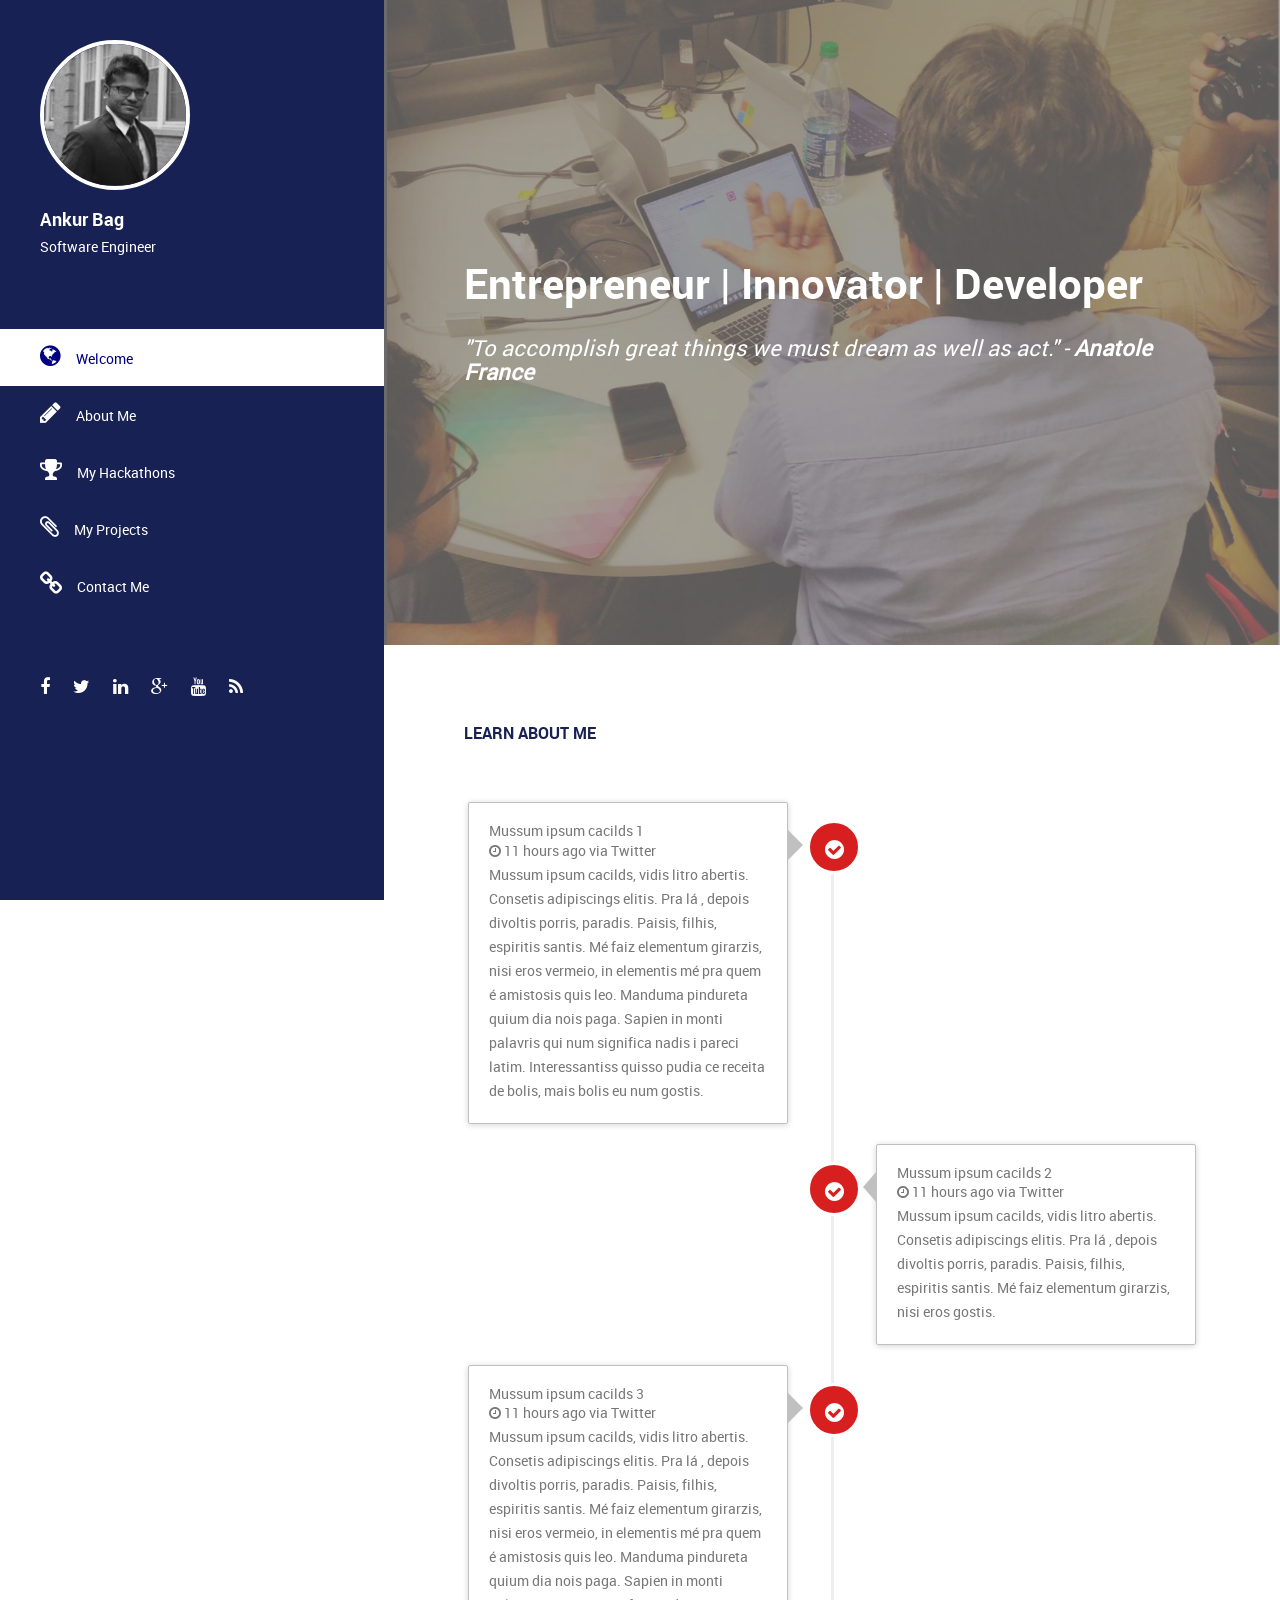
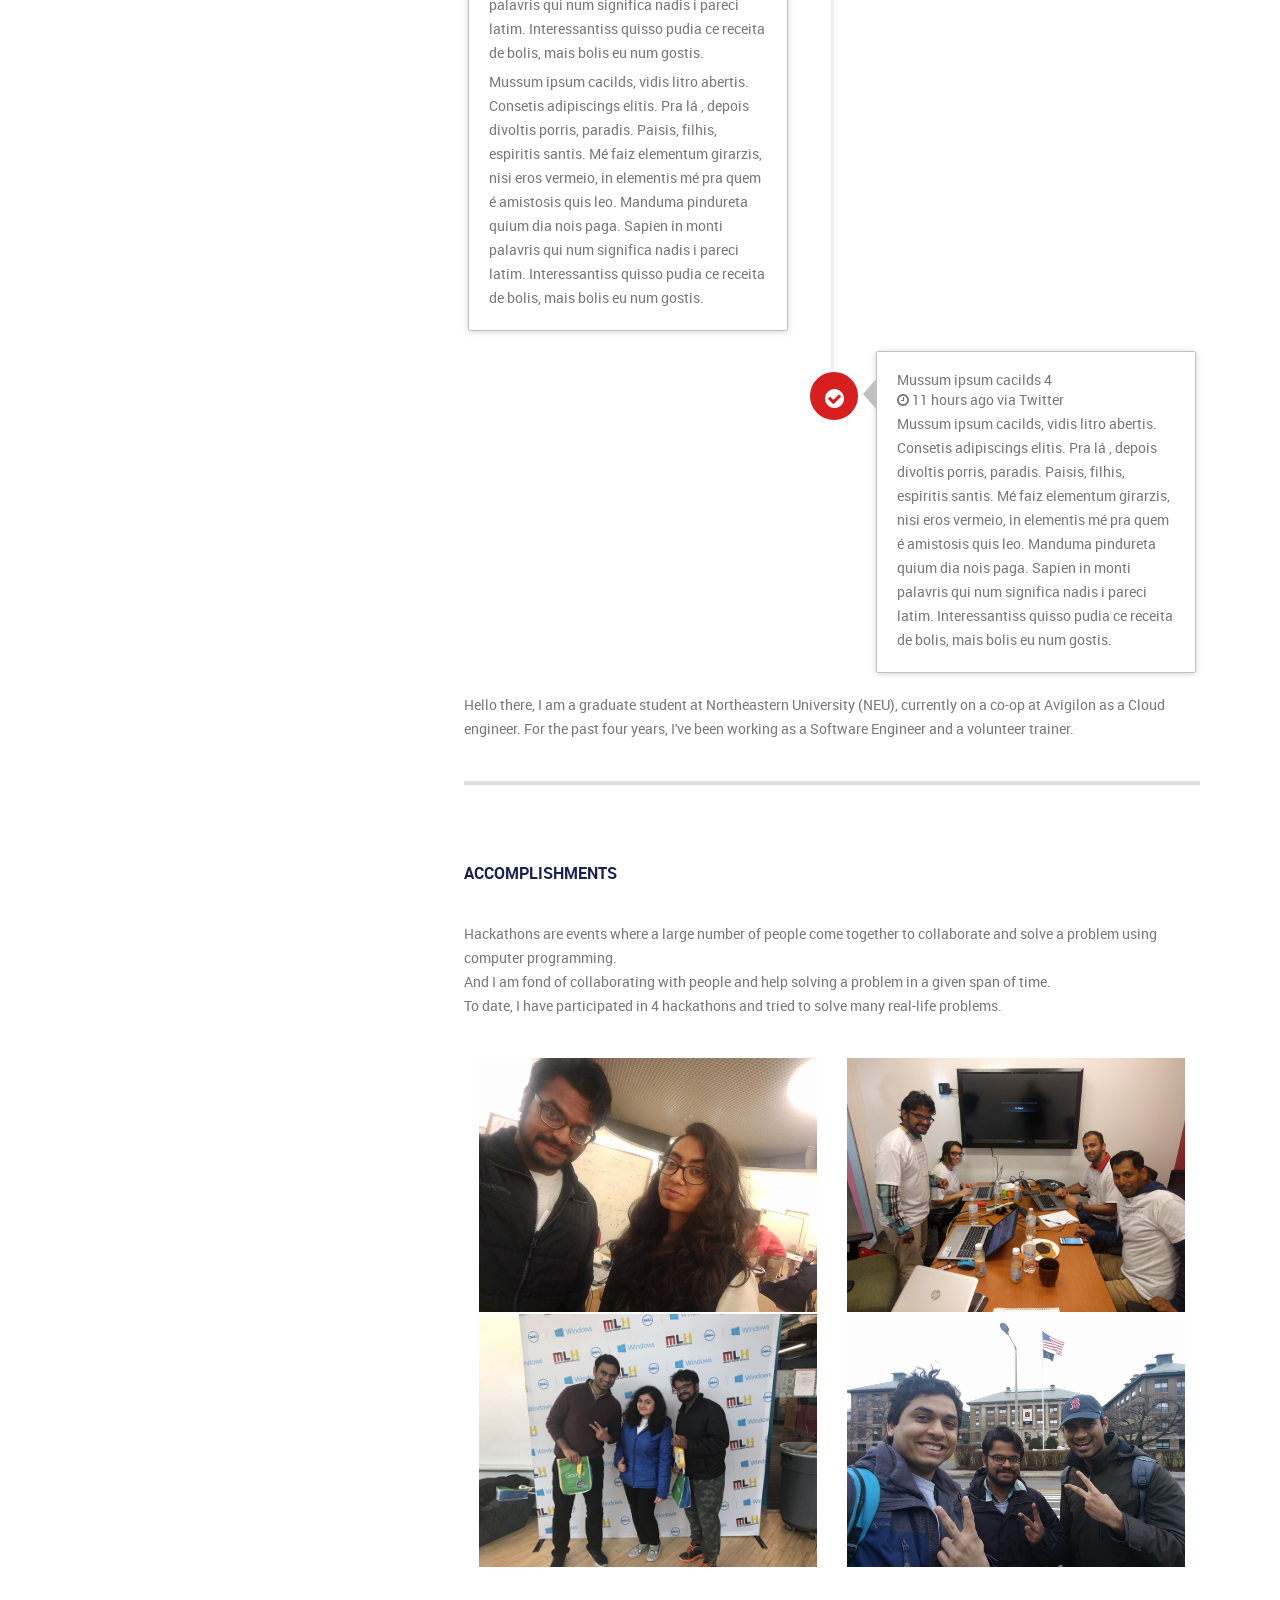
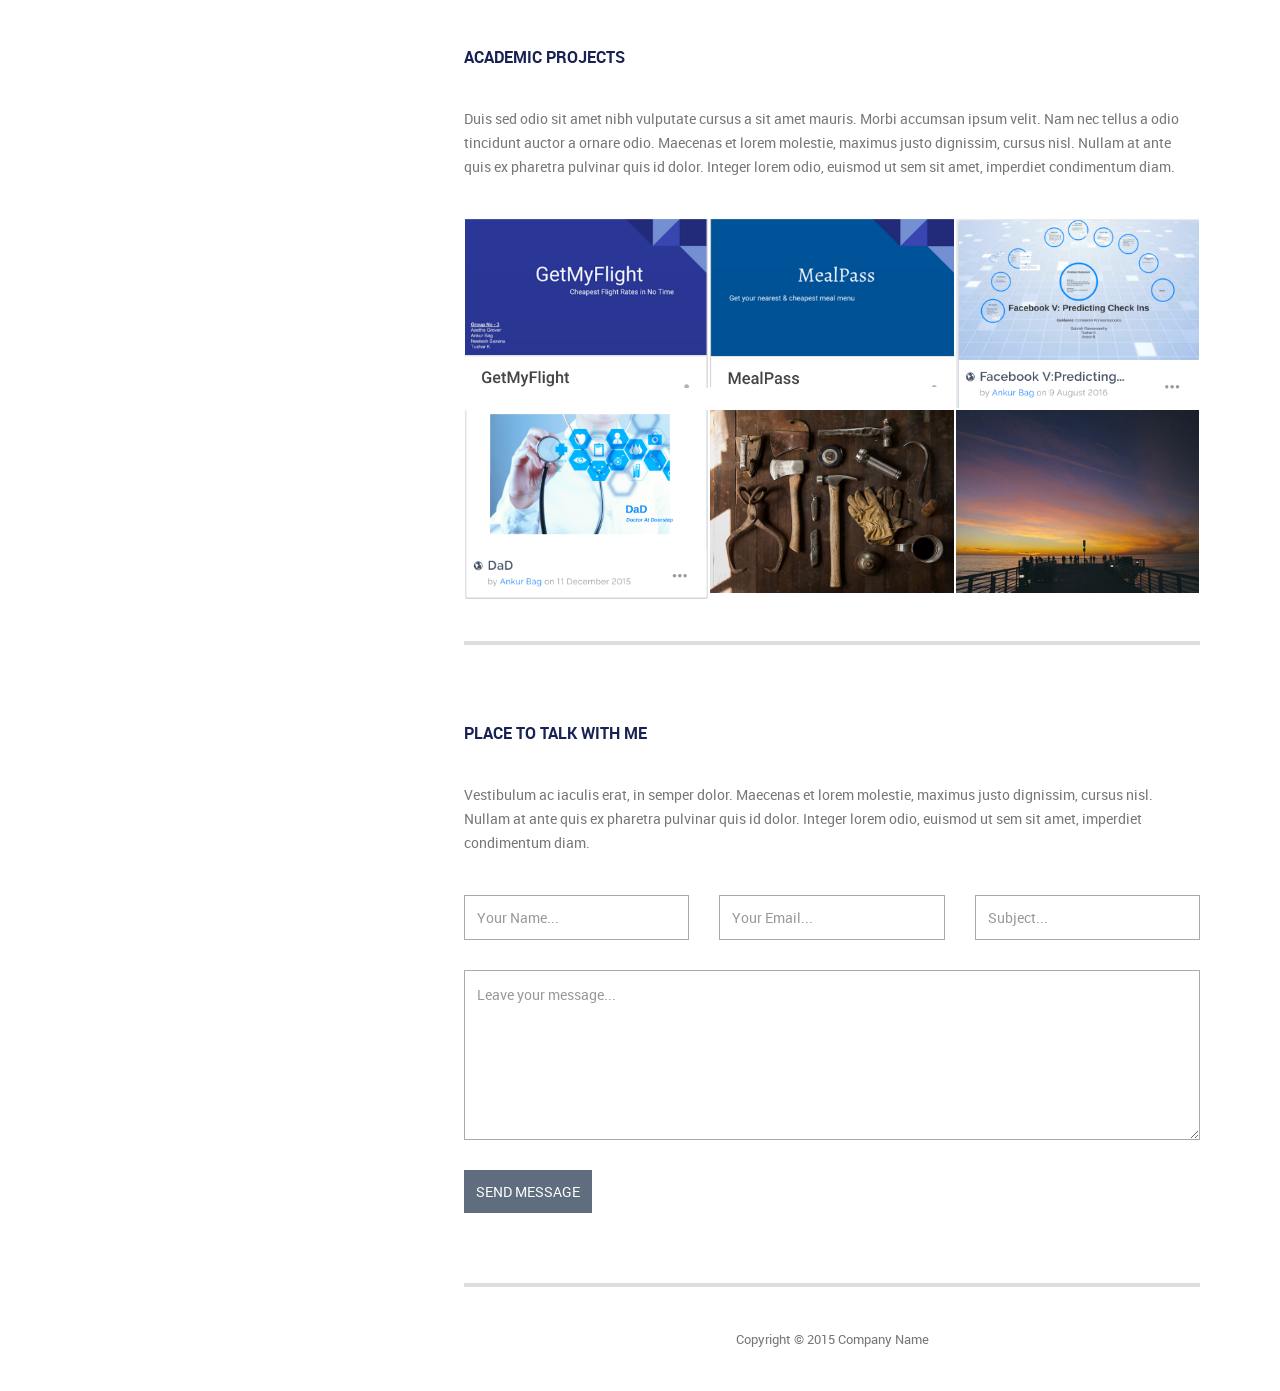
<file: index.html>
<!DOCTYPE html>
<!--[if lt IE 7]>      <html class="no-js lt-ie9 lt-ie8 lt-ie7"> <![endif]-->
<!--[if IE 7]>         <html class="no-js lt-ie9 lt-ie8"> <![endif]-->
<!--[if IE 8]>         <html class="no-js lt-ie9"> <![endif]-->
<!--[if gt IE 8]><!--> <html class="no-js"> <!--<![endif]-->
    <head>
        <meta charset="utf-8">
        <meta http-equiv="X-UA-Compatible" content="IE=edge">
        <title>Ankur Bag</title>
        <meta name="description" content="">
        <!--
    	Volton Template
    	http://www.templatemo.com/tm-441-volton
        -->
        <meta name="viewport" content="width=device-width, initial-scale=1">

        <link rel="stylesheet" href="css/normalize.css">
        <link rel="stylesheet" href="css/font-awesome.css">
        <link rel="stylesheet" href="css/bootstrap.min.css">
        <link rel="stylesheet" href="css/templatemo-style.css">
        <script src="js/vendor/modernizr-2.6.2.min.js"></script>
    </head>
    <body>
        <!--[if lt IE 7]>
            <p class="browsehappy">You are using an <strong>outdated</strong> browser. Please <a href="http://browsehappy.com/">upgrade your browser</a> to improve your experience.</p>
        <![endif]-->

        <div class="responsive-header visible-xs visible-sm">
            <div class="container">
                <div class="row">
                    <div class="col-md-12">
                        <div class="top-section">
                            <div class="profile-image">
                                <img src="img/avatar.JPG" alt="Ankur">
                            </div>
                            <div class="profile-content">
                                <h3 class="profile-title">Ankur Bag</h3>
                                <p class="profile-description">Software Engg</p>
                            </div>
                        </div>
                    </div>
                </div>
                <a href="#" class="toggle-menu"><i class="fa fa-bars"></i></a>
                <div class="main-navigation responsive-menu">
                    <ul class="navigation">
                        <li><a href="#top"><i class="fa fa-home"></i>Home</a></li>
                        <li><a href="#about"><i class="fa fa-user"></i>About Me</a></li>
                        <li><a href="#hackathons"><i class="fa fa-trophy"></i>My Hackathons</a></li>
                        <li><a href="#projects"><i class="fa fa-newspaper-o"></i>My Projects</a></li>
                        <li><a href="#contact"><i class="fa fa-envelope"></i>Contact Me</a></li>
                    </ul>
                </div>
            </div>
        </div>

        <!-- SIDEBAR -->
        <div class="sidebar-menu hidden-xs hidden-sm">
            <div class="top-section">
                <div class="profile-image">
                    <img src="img/avatar.JPG" alt="Ankur Bag">
                </div>
                <h3 class="profile-title">Ankur Bag</h3>
                <p class="profile-description">Software Engineer</p>
            </div> <!-- top-section -->
            <div class="main-navigation">
                <ul class="navigation">
                    <li><a href="#top"><i class="fa fa-globe"></i>Welcome</a></li>
                    <li><a href="#about"><i class="fa fa-pencil"></i>About Me</a></li>
                    <li><a href="#hackathons"><i class="fa fa-trophy"></i>My Hackathons</a></li>
                    <li><a href="#projects"><i class="fa fa-paperclip"></i>My Projects</a></li>
                    <li><a href="#contact"><i class="fa fa-link"></i>Contact Me</a></li>
                </ul>
            </div> <!-- .main-navigation -->
            <div class="social-icons">
                <ul>
                    <li><a href="#"><i class="fa fa-facebook"></i></a></li>
                    <li><a href="#"><i class="fa fa-twitter"></i></a></li>
                    <li><a href="#"><i class="fa fa-linkedin"></i></a></li>
                    <li><a href="#"><i class="fa fa-google-plus"></i></a></li>
                    <li><a href="#"><i class="fa fa-youtube"></i></a></li>
                    <li><a href="#"><i class="fa fa-rss"></i></a></li>
                </ul>
            </div> <!-- .social-icons -->
        </div> <!-- .sidebar-menu -->


        <div class="banner-bg" id="top">
            <div class="banner-overlay"></div>
            <div class="welcome-text">
                <h2>Entrepreneur | Innovator | Developer</h2>
                <h5>
                  <em>"To accomplish great things we must dream as well as act." - <strong>Anatole France</strong></em>
                </h5>
            </div>
        </div>

        <!-- MAIN CONTENT -->
        <div class="main-content">
            <div class="fluid-container">

                <div class="content-wrapper">

                    <!-- ABOUT -->
                    <div class="page-section" id="about">
                    <div class="row">
                        <div class="col-md-12">
                            <h4 class="widget-title">Learn About Me</h4>

                                <!--
<div class="about-image">
                                <img src="img/8.jpg" alt="about me">
</div>
                              -->
                                <!--Time Line -->
                              <div class="row">
                          				<div class="col-md-12">
                          					<ul class="timeline">
                          						<li class="timeline-item">
                          							<div class="timeline-badge"><i class="fa fa-check-circle"></i></div>
                          							<div class="timeline-panel">
                          								<div class="timeline-heading">
                          									<h4 class="timeline-title">Mussum ipsum cacilds 1</h4>
                          									<p><small class="text-muted"><i class="fa fa-clock-o"></i> 11 hours ago via Twitter</small></p>
                          								</div>
                          								<div class="timeline-body">
                          									<p>Mussum ipsum cacilds, vidis litro abertis. Consetis adipiscings elitis. Pra lá , depois divoltis porris, paradis. Paisis, filhis, espiritis santis. Mé faiz elementum girarzis, nisi eros vermeio, in elementis mé pra quem é amistosis quis leo. Manduma pindureta quium dia nois paga. Sapien in monti palavris qui num significa nadis i pareci latim. Interessantiss quisso pudia ce receita de bolis, mais bolis eu num gostis.</p>
                          								</div>
                          							</div>
                          						</li>
                          						<li class="timeline-item">
                          							<div class="timeline-badge"><i class="fa fa-check-circle"></i></div>
                          							<div class="timeline-panel">
                          								<div class="timeline-heading">
                          									<h4 class="timeline-title">Mussum ipsum cacilds 2</h4>
                          									<p><small class="text-muted"><i class="fa fa-clock-o"></i> 11 hours ago via Twitter</small></p>
                          								</div>
                          								<div class="timeline-body">
                          									<p>Mussum ipsum cacilds, vidis litro abertis. Consetis adipiscings elitis. Pra lá , depois divoltis porris, paradis. Paisis, filhis, espiritis santis. Mé faiz elementum girarzis, nisi eros gostis.</p>
                          								</div>
                          							</div>
                          						</li>
                          						<li class="timeline-item">
                          							<div class="timeline-badge"><i class="fa fa-check-circle"></i></div>
                          							<div class="timeline-panel">
                          								<div class="timeline-heading">
                          									<h4 class="timeline-title">Mussum ipsum cacilds 3</h4>
                          									<p><small class="text-muted"><i class="fa fa-clock-o"></i> 11 hours ago via Twitter</small></p>
                          								</div>
                          								<div class="timeline-body">
                          									<p>Mussum ipsum cacilds, vidis litro abertis. Consetis adipiscings elitis. Pra lá , depois divoltis porris, paradis. Paisis, filhis, espiritis santis. Mé faiz elementum girarzis, nisi eros vermeio, in elementis mé pra quem é amistosis quis leo. Manduma pindureta quium dia nois paga. Sapien in monti palavris qui num significa nadis i pareci latim. Interessantiss quisso pudia ce receita de bolis, mais bolis eu num gostis.</p>
                          									<p>Mussum ipsum cacilds, vidis litro abertis. Consetis adipiscings elitis. Pra lá , depois divoltis porris, paradis. Paisis, filhis, espiritis santis. Mé faiz elementum girarzis, nisi eros vermeio, in elementis mé pra quem é amistosis quis leo. Manduma pindureta quium dia nois paga. Sapien in monti palavris qui num significa nadis i pareci latim. Interessantiss quisso pudia ce receita de bolis, mais bolis eu num gostis.</p>

                          								</div>
                          							</div>
                          						</li>
                          						<li class="timeline-item">
                          							<div class="timeline-badge"><i class="fa fa-check-circle"></i></div>
                          							<div class="timeline-panel">
                          								<div class="timeline-heading">
                          									<h4 class="timeline-title">Mussum ipsum cacilds 4</h4>
                          									<p><small class="text-muted"><i class="fa fa-clock-o"></i> 11 hours ago via Twitter</small></p>
                          								</div>
                          								<div class="timeline-body">
                          									<p>Mussum ipsum cacilds, vidis litro abertis. Consetis adipiscings elitis. Pra lá , depois divoltis porris, paradis. Paisis, filhis, espiritis santis. Mé faiz elementum girarzis, nisi eros vermeio, in elementis mé pra quem é amistosis quis leo. Manduma pindureta quium dia nois paga. Sapien in monti palavris qui num significa nadis i pareci latim. Interessantiss quisso pudia ce receita de bolis, mais bolis eu num gostis.</p>
                          								</div>
                          							</div>
                          						</li>
                          					</ul>
                          				</div>
                          			</div>

                                <!--Timeline End -->

                            <p>Hello there, I am a graduate student at Northeastern University (NEU), currently on a co-op at Avigilon as a Cloud engineer. For the past four years, I've been working as a Software Engineer and a volunteer trainer.</p>
                            <hr>
                        </div>
                    </div> <!-- #about -->
                    </div>

                    <!-- HACKATHONS -->
                    <div class="page-section" id="hackathons">
                    <div class="row">
                        <div class="col-md-12">
                            <h4 class="widget-title">ACCOMPLISHMENTS</h4>
                            <p>Hackathons are events where a large number of people come together to collaborate and solve a problem using computer programming.</p>
                            <p>And I am fond of collaborating with people and help solving a problem in a given span of time.</p>
                            <p>To date, I have participated in 4 hackathons and tried to solve many real-life problems.</p>
                        </div>
                    </div>
                    <div class="row projects-holder">
                        <div class="col-md-6 col-sm-6">
                            <div class="project-item">
                                <img src="img/google-hackathon.jpg" alt="">
                                <div class="project-hover">
                                    <div class="inside">
                                        <h5><a href="https://github.com/HackingForGood/refugee-network">Hack for Good, Havard Business School</a></h5>
                                        <p>Developed a Mobile-first web app for the refugee network in France. Was an event to promote Firebase.</p>
                                    </div>
                                </div>
                            </div>
                        </div>
                        <div class="col-md-6 col-sm-6">
                            <div class="project-item">
                                <img src="img/health-hackathon.jpg" alt="">
                                <div class="project-hover">
                                    <div class="inside">
                                        <h5><a href="https://devpost.com/software/therapydognetwork">Tech For Inclusive Health, MassChallenge Boston</a></h5>
                                        <p>Was ranked Top 3 for innovative idea of using 'Therapy Dogs' for emotional upliftment of senior citizens.</p>
                                    </div>
                                </div>
                            </div>
                        </div>
                        <div class="col-md-6 col-sm-6">
                            <div class="project-item">
                                <img src="img/refugee-hackathon.jpg" alt="">
                                <div class="project-hover">
                                    <div class="inside">
                                        <h5><a href="https://devpost.com/software/simple-guide-for-refugees">International Development Hackathon 2017,Tuffts University</a></h5>
                                        <p>Won 2 awrds 'Best Newcomers Award' and 'Best Use of AWS' proposing a simple solution for Refugee-employement.</p>
                                    </div>
                                </div>
                            </div>
                        </div>
                        <div class="col-md-6 col-sm-6">
                            <div class="project-item">
                                <img src="img/WIT-hackathon.jpg" alt="">
                                <div class="project-hover">
                                    <div class="inside">
                                        <h5><a href="https://devpost.com/software/travellophilia">HACKWIT US at WIT, Boston</a></h5>
                                        <p>Best Mobile – First Web App at ‘HackWITUs’</p>
                                    </div>
                                </div>
                            </div>
                        </div>
                      </div> <!-- .projects-holder -->

                    <!-- PROJECTS -->
                    <div class="page-section" id="projects">
                    <div class="row">
                        <div class="col-md-12">
                            <h4 class="widget-title">ACADEMIC PROJECTS</h4>
                            <p>Duis sed odio sit amet nibh vulputate cursus a sit amet mauris. Morbi accumsan ipsum velit. Nam nec tellus a odio tincidunt auctor a ornare odio. Maecenas et lorem molestie, maximus justo dignissim, cursus nisl. Nullam at ante quis ex pharetra pulvinar quis id dolor. Integer lorem odio, euismod ut sem sit amet, imperdiet condimentum diam.</p>
                        </div>
                    </div>
                    <div class="row projects-holder">
                        <div class="col-md-4 col-sm-6">
                            <div class="project-item">
                                <img src="img/get-my-flight.png" alt="">
                                <div class="project-hover">
                                    <div class="inside">
                                        <h5><a href="#">Get-My-Flight</a></h5>
                                        <p>Lorem ipsum dolor sit amet, consectetur adipiscing elit. Aliquam cursus</p>
                                    </div>
                                </div>
                            </div>
                        </div>
                        <div class="col-md-4 col-sm-6">
                            <div class="project-item">
                                <img src="img/meal-pass.png" alt="">
                                <div class="project-hover">
                                    <div class="inside">
                                        <h5><a href="#">Meal-Pass</a></h5>
                                        <p>Lorem ipsum dolor sit amet, consectetur adipiscing elit. Aliquam cursus</p>
                                    </div>
                                </div>
                            </div>
                        </div>
                        <div class="col-md-4 col-sm-6">
                            <div class="project-item">
                                <img src="img/big-data.png" alt="">
                                <div class="project-hover">
                                    <div class="inside">
                                        <h5><a href="#">Facebook-Checkin-Prediction</a></h5>
                                        <p>Lorem ipsum dolor sit amet, consectetur adipiscing elit. Aliquam cursus.</p>
                                    </div>
                                </div>
                            </div>
                        </div>
                        <div class="col-md-4 col-sm-6">
                            <div class="project-item">
                                <img src="img/dad.png" alt="">
                                <div class="project-hover">
                                    <div class="inside">
                                        <h5><a href="#">Doctor-At-Doorstep</a></h5>
                                        <p>Quisque mattis sit amet dolor eu scelerisque. Vivamus bibendum massa et nisl tempus commodo.</p>
                                    </div>
                                </div>
                            </div>
                        </div>
                        <div class="col-md-4 col-sm-6">
                            <div class="project-item">
                                <img src="img/5.jpg" alt="">
                                <div class="project-hover">
                                    <div class="inside">
                                        <h5><a href="#">Pellentesque porta ligula</a></h5>
                                        <p>Quisque mattis sit amet dolor eu scelerisque. Vivamus bibendum massa et nisl tempus commodo.</p>
                                    </div>
                                </div>
                            </div>
                        </div>
                        <div class="col-md-4 col-sm-6">
                            <div class="project-item">
                                <img src="img/6.jpg" alt="">
                                <div class="project-hover">
                                    <div class="inside">
                                        <h5><a href="#">Pellentesque porta ligula</a></h5>
                                        <p>Quisque mattis sit amet dolor eu scelerisque. Vivamus bibendum massa et nisl tempus commodo.</p>
                                    </div>
                                </div>
                            </div>
                        </div>
                    </div> <!-- .projects-holder -->
                    </div>
                    <hr>

                    <!-- CONTACT -->
                    <div class="page-section" id="contact">
                    <div class="row">
                        <div class="col-md-12">
                            <h4 class="widget-title">PLACE TO TALK WITH ME</h4>
                            <p>Vestibulum ac iaculis erat, in semper dolor. Maecenas et lorem molestie, maximus justo dignissim, cursus nisl. Nullam at ante quis ex pharetra pulvinar quis id dolor. Integer lorem odio, euismod ut sem sit amet, imperdiet condimentum diam.</p>
                        </div>
                    </div>
                    <div class="row">
                        <form action="#" method="post" class="contact-form">
                            <fieldset class="col-md-4 col-sm-6">
                                <input type="text" id="your-name" placeholder="Your Name...">
                            </fieldset>
                            <fieldset class="col-md-4 col-sm-6">
                                <input type="email" id="email" placeholder="Your Email...">
                            </fieldset>
                            <fieldset class="col-md-4 col-sm-12">
                                <input type="text" id="your-subject" placeholder="Subject...">
                            </fieldset>
                            <fieldset class="col-md-12 col-sm-12">
                                <textarea name="message" id="message" cols="30" rows="6" placeholder="Leave your message..."></textarea>
                            </fieldset>
                            <fieldset class="col-md-12 col-sm-12">
                                <input type="submit" class="button big default" value="Send Message">
                            </fieldset>
                        </form>
                    </div> <!-- .contact-form -->
                    </div>
                    <hr>

                    <div class="row" id="footer">
                        <div class="col-md-12 text-center">
                            <p class="copyright-text">Copyright &copy; 2015 Company Name</p>
                        </div>
                    </div>

                </div>

            </div>
        </div>

        <script src="js/vendor/jquery-1.10.2.min.js"></script>
        <script src="js/min/plugins.min.js"></script>
        <script src="js/min/main.min.js"></script>

    </body>
</html>
</file>
<file: css/templatemo-style.css>
/*

Volton Template

http://www.templatemo.com/tm-441-volton

*/

@font-face {
  font-family: 'robotolight';
  src: url("../fonts/Roboto-Light-webfont.eot");
  src: url("../fonts/Roboto-Light-webfont.eot?#iefix") format("embedded-opentype"), url("../fonts/Roboto-Light-webfont.woff") format("woff"), url("../fonts/Roboto-Light-webfont.ttf") format("truetype"), url("../fonts/Roboto-Light-webfont.svg#robotolight") format("svg");
  font-weight: normal;
  font-style: normal;
}
@font-face {
  font-family: 'robotoregular';
  src: url("../fonts/Roboto-Regular-webfont.eot");
  src: url("../fonts/Roboto-Regular-webfont.eot?#iefix") format("embedded-opentype"), url("../fonts/Roboto-Regular-webfont.woff") format("woff"), url("../fonts/Roboto-Regular-webfont.ttf") format("truetype"), url("../fonts/Roboto-Regular-webfont.svg#robotoregular") format("svg");
  font-weight: normal;
  font-style: normal;
}
@font-face {
  font-family: 'robotobold';
  src: url("../fonts/Roboto-Bold-webfont.eot");
  src: url("../fonts/Roboto-Bold-webfont.eot?#iefix") format("embedded-opentype"), url("../fonts/Roboto-Bold-webfont.woff") format("woff"), url("../fonts/Roboto-Bold-webfont.ttf") format("truetype"), url("../fonts/Roboto-Bold-webfont.svg#robotobold") format("svg");
  font-weight: normal;
  font-style: normal;
}
/*---------------------------------------------------------
 1. Reset
-------------------------------------------------------- */
html, body, div, span, applet, object, iframe, h1, h2, h3, h4, h5, h6, p, blockquote, pre, a, abbr, acronym, address, big, cite, code, del, dfn, em, img, ins, kbd, q, s, samp, small, strike, strong, sub, sup, tt, var, b, u, i, center, dl, dt, dd, ol, ul, li, fieldset, form, label, legend, table, caption, tbody, tfoot, thead, tr, th, td, article, aside, canvas, details, embed, figure, figcaption, footer, header, hgroup, menu, nav, output, ruby, section, summary, time, mark, audio, video {
  margin: 0;
  padding: 0;
  border: 0;
  font-size: 100%;
  vertical-align: baseline;
}

.blue {
	color: #06C;
}

.green {
	color: #090;
}

main {
  display: block;
}

body {
  line-height: 1;
}

ol,
ul {
  list-style: none;
}

blockquote,
q {
  quotes: none;
}

blockquote:before,
blockquote:after {
  content: '';
  content: none;
}

table {
  border-collapse: collapse;
  border-spacing: 0;
}

html {
  font-size: 100%;
  -webkit-text-size-adjust: 100%;
  -ms-text-size-adjust: 100%;
}

a:focus {
  outline: none;
}

article,
aside,
details,
figcaption,
figure,
footer,
header,
hgroup,
nav,
section {
  display: block;
}

audio,
canvas,
video {
  display: inline-block;
  *display: inline;
  *zoom: 1;
}

audio:not([controls]) {
  display: none;
}

sub,
sup {
  line-height: 0;
  position: relative;
  vertical-align: baseline;
}

sup {
  top: -.5em;
}

sub {
  bottom: -.25em;
}

img {
  border: 0;
  -ms-interpolation-mode: bicubic;
}

button,
input,
select,
textarea {
  font-size: 100%;
  margin: 0;
  vertical-align: baseline;
  *vertical-align: middle;
}

button,
input {
  line-height: normal;
  *overflow: visible;
}

button::-moz-focus-inner,
input::-moz-focus-inner {
  border: 0;
  padding: 0;
}

button,
input[type="button"],
input[type="reset"],
input[type="submit"] {
  cursor: pointer;
  -webkit-appearance: button;
}

input[type="search"] {
  -webkit-appearance: textfield;
}

input[type="search"]:-webkit-search-decoration {
  -webkit-appearance: none;
}

textarea {
  overflow: auto;
  vertical-align: top;
}

/*---------------------------------------------------------
 2. Basic Style
-------------------------------------------------------- */
body {
  font-size: 14px;
  line-height: 24px;
  color: #777777;
  font-family: 'robotoregular';
  overflow-x: hidden;
}

a {
  color: #006699;
  -webkit-transition: all 150ms ease-in-out;
  -moz-transition: all 150ms ease-in-out;
  -ms-transition: all 150ms ease-in-out;
  -o-transition: all 150ms ease-in-out;
  transition: all 150ms ease-in-out;
  text-decoration: none !important;
}
a:hover {
  color: #555555;
}

h1, h2, h3, h4, h5 {
  color: #182153;
}

::-webkit-input-placeholder {
  color: #999999;
}

:-moz-placeholder {
  /* Firefox 18- */
  color: #999999;
}

::-moz-placeholder {
  /* Firefox 19+ */
  color: #999999;
}

:-ms-input-placeholder {
  color: #999999;
}

.main-content,
.banner-bg {
  float: right;
  width: 77%;
}
@media screen and (max-width: 1290px) {
  .main-content,
  .banner-bg {
    width: 70%;
  }
}
@media screen and (max-width: 992px) {
  .main-content,
  .banner-bg {
    width: 100%;
  }
}

.content-wrapper {
  padding: 0 80px;
}
@media screen and (max-width: 992px) {
  .content-wrapper {
    padding: 0 30px;
  }
}

h4.widget-title {
  font-size: 16px;
  font-family: 'robotobold';
  text-transform: uppercase;
  margin-bottom: 40px;
}

hr {
  position: relative;
  outline: 0;
  border: 0;
  width: 100%;
  height: 4px;
  background: #dddddd;
  margin-top: 40px;
  margin-bottom: 0;
}

.page-section {
  padding-top: 80px;
}

/*---------------------------------------------------------
 3. Header
-------------------------------------------------------- */
.sidebar-menu {
  float: left;
  width: 23%;
  height: 100%;
  position: fixed;
  background-color: #182153;
  color: white;
  overflow-y: hidden;
}
@media screen and (max-width: 1290px) {
  .sidebar-menu {
    overflow-y: scroll;
    width: 30%;
  }
}

.top-section {
  padding: 40px;
}

.profile-image {
  width: 150px;
  height: 150px;
  border: 4px solid white;
  -webkit-border-radius: 75px;
  border-radius: 75px;
  overflow: hidden;
  margin-bottom: 20px;
}
.profile-image img {
  width: 100%;
}

h3.profile-title {
  margin-bottom: 5px;
  color: white;
  font-size: 18px;
  font-family: 'robotobold';
}

.main-navigation {
  margin: 30px 0;
}
.main-navigation li {
  display: block;
}
.main-navigation li a {
  padding: 15px 40px;
  display: block;
  color: white;
  font-size: 14px;
}
.main-navigation li a i {
  margin-right: 15px;
  font-size: 24px;
}
.main-navigation li a:hover {
  background: #5b6878;
}
.main-navigation li a.active {
  background: white;
  color: navy;
}
.main-navigation li a.active:hover {
  background: white;
  color: navy;
}

.social-icons {
  display: block;
  padding: 30px 40px;
}
.social-icons li {
  display: inline-block;
  margin-right: 20px;
}
.social-icons a {
  font-size: 18px;
  color: white;
}
.social-icons a:hover {
  color: #282e35;
}

.responsive-header {
  background: #5f6d7e;
  text-align: center;
}
@media screen and (max-width: 992px) {
  .responsive-header .main-navigation {
    margin-top: 10px;
    display: none;
  }
}
@media screen and (max-width: 992px) {
  .responsive-header p {
    color: white;
  }
}
@media screen and (max-width: 992px) {
  .responsive-header .profile-image {
    float: left;
    width: 100px;
    height: 100px;
    -webkit-border-radius: 50px;
    border-radius: 50px;
    overflow: hidden;
    margin-right: 30px;
  }
  .responsive-header .profile-content {
    text-align: left;
    margin-top: 30px;
    overflow: hidden;
  }
}

@media screen and (max-width: 992px) {
  .top-section {
    padding-bottom: 0;
  }
}

@media screen and (max-width: 992px) {
  .main-navigation a {
    padding: 10px;
  }
  .main-navigation a.active {
    background: #5f6d7e !important;
  }
  .main-navigation a:hover {
    background: #5f6d7e !important;
  }
}

.toggle-menu {
  width: 100%;
  display: block;
  padding: 20px;
  margin-top: 30px;
  background: #6cc0f7;
  color: white;
  font-size: 18px;
}
.toggle-menu:hover {
  color: white;
}

/*---------------------------------------------------------
 4. Main Content
-------------------------------------------------------- */
/*------ banner ------ */
.banner-bg {
  padding: 260px 80px;
  position: relative;
  background: url("../img/bg.png");
  background-repeat: no-repeat;
  background-position: center;
  background-size: cover;
  z-index: 2;
}

.banner-overlay {
  position: absolute;
  width: 100%;
  height: 100%;
  background: rgba(126, 126, 126, 0.7);
  top: 0;
  left: 0;
  z-index: 3;
}

.welcome-text {
  position: relative;
  z-index: 4;
}
.welcome-text h2 {
  font-size: 42px;
  font-family: 'robotobold';
  color: white;
  margin-bottom: 30px;
}
.welcome-text h5 {
  font-size: 22px;
  color: white;
}

/*------ about us ------ */
.about-image {
  overflow: hidden;
  border: 4px solid #dddddd;
  margin-bottom: 40px;
}
.about-image img {
  width: 100%;
  display: block;
}

/*------ projects ------ */
.projects-holder {
  margin-right: 0;
  margin-left: 0;
  margin-top: 40px;
}
.projects-holder .col-md-4,
.projects-holder .col-md-4 {
  padding-right: 1px;
  padding-left: 1px;
}

.project-item {
  width: 100%;
  margin-bottom: 2px;
  overflow: hidden;
  position: relative;
}
.project-item img {
  width: 100%;
  display: block;
}
.project-item:hover .project-hover {
  top: 0;
  opacity: 1;
  visibility: visible;
}

.project-hover {
  position: absolute;
  width: 100%;
  height: 100%;
  top: 40px;
  left: 0;
  background: rgba(0, 0, 0, 0.9);
  opacity: 0;
  visibility: 0;
  -webkit-transition: all 200ms linear;
  -moz-transition: all 200ms linear;
  -ms-transition: all 200ms linear;
  -o-transition: all 200ms linear;
  transition: all 200ms linear;
}
.project-hover .inside {
  position: absolute;
  width: 100%;
  left: 0;
  bottom: 0;
  padding: 30px;
}
.project-hover h5 {
  font-size: 16px;
  margin-bottom: 15px;
}
.project-hover h5 a {
  color: white;
}
.project-hover p {
  color: white;
  font-size: 13px;
  line-height: 20px;
}

/*------ contact ------ */
.contact-form {
  margin-top: 40px;
}
.contact-form input, .contact-form textarea {
  width: 100%;
  outline: 0;
  border: 1px solid #aaaaaa;
  padding: 12px;
  color: #999999;
  margin-bottom: 30px;
}
.contact-form input:focus, .contact-form textarea:focus {
  outline: 0;
}
.contact-form .button {
  width: auto;
  background: #5f6d7e;
  color: white;
  text-transform: uppercase;
  border: 0;
}

/*---------------------------------------------------------
 5. Footer
-------------------------------------------------------- */
#footer p.copyright-text {
  margin: 40px 0;
  font-size: 13px;
}
#footer p.copyright-text a {
  color: #5f6d7e;
}
#footer p.copyright-text a:hover {
  color: #6cc0f7;
}

/*---------------------------------------------------------
 6. Timeline
-------------------------------------------------------- */
/* Timeline */
.timeline,
.timeline-horizontal {
  list-style: none;
  padding: 20px;
  position: relative;
}
.timeline:before {
  top: 40px;
  bottom: 0;
  position: absolute;
  content: " ";
  width: 3px;
  background-color: #eeeeee;
  left: 50%;
  margin-left: -1.5px;
}
.timeline .timeline-item {
  margin-bottom: 20px;
  position: relative;
}
.timeline .timeline-item:before,
.timeline .timeline-item:after {
  content: "";
  display: table;
}
.timeline .timeline-item:after {
  clear: both;
}
.timeline .timeline-item .timeline-badge {
  color: #fff;
  width: 54px;
  height: 54px;
  line-height: 52px;
  font-size: 22px;
  text-align: center;
  position: absolute;
  top: 18px;
  left: 50%;
  margin-left: -25px;
  background-color: #d81f1f;
  border: 3px solid #ffffff;
  z-index: 100;
  border-top-right-radius: 50%;
  border-top-left-radius: 50%;
  border-bottom-right-radius: 50%;
  border-bottom-left-radius: 50%;
}
.timeline .timeline-item .timeline-badge i,
.timeline .timeline-item .timeline-badge .fa,
.timeline .timeline-item .timeline-badge .glyphicon {
  top: 2px;
  left: 0px;
}
.timeline .timeline-item .timeline-badge.primary {
  background-color: #1f9eba;
}
.timeline .timeline-item .timeline-badge.info {
  background-color: #5bc0de;
}
.timeline .timeline-item .timeline-badge.success {
  background-color: #59ba1f;
}
.timeline .timeline-item .timeline-badge.warning {
  background-color: #d1bd10;
}
.timeline .timeline-item .timeline-badge.danger {
  background-color: #ba1f1f;
}
.timeline .timeline-item .timeline-panel {
  position: relative;
  width: 46%;
  float: left;
  right: 16px;
  border: 1px solid #c0c0c0;
  background: #ffffff;
  border-radius: 2px;
  padding: 20px;
  -webkit-box-shadow: 0 1px 6px rgba(0, 0, 0, 0.175);
  box-shadow: 0 1px 6px rgba(0, 0, 0, 0.175);
}
.timeline .timeline-item .timeline-panel:before {
  position: absolute;
  top: 26px;
  right: -16px;
  display: inline-block;
  border-top: 16px solid transparent;
  border-left: 16px solid #c0c0c0;
  border-right: 0 solid #c0c0c0;
  border-bottom: 16px solid transparent;
  content: " ";
}
.timeline .timeline-item .timeline-panel .timeline-title {
  margin-top: 0;
  color: inherit;
}
.timeline .timeline-item .timeline-panel .timeline-body > p,
.timeline .timeline-item .timeline-panel .timeline-body > ul {
  margin-bottom: 0;
}
.timeline .timeline-item .timeline-panel .timeline-body > p + p {
  margin-top: 5px;
}
.timeline .timeline-item:last-child:nth-child(even) {
  float: right;
}
.timeline .timeline-item:nth-child(even) .timeline-panel {
  float: right;
  left: 16px;
}
.timeline .timeline-item:nth-child(even) .timeline-panel:before {
  border-left-width: 0;
  border-right-width: 14px;
  left: -14px;
  right: auto;
}
.timeline-horizontal {
  list-style: none;
  position: relative;
  padding: 20px 0px 20px 0px;
  display: inline-block;
}
.timeline-horizontal:before {
  height: 3px;
  top: auto;
  bottom: 26px;
  left: 56px;
  right: 0;
  width: 100%;
  margin-bottom: 20px;
}
.timeline-horizontal .timeline-item {
  display: table-cell;
  height: 280px;
  width: 20%;
  min-width: 320px;
  float: none !important;
  padding-left: 0px;
  padding-right: 20px;
  margin: 0 auto;
  vertical-align: bottom;
}
.timeline-horizontal .timeline-item .timeline-panel {
  top: auto;
  bottom: 64px;
  display: inline-block;
  float: none !important;
  left: 0 !important;
  right: 0 !important;
  width: 100%;
  margin-bottom: 20px;
}
.timeline-horizontal .timeline-item .timeline-panel:before {
  top: auto;
  bottom: -16px;
  left: 28px !important;
  right: auto;
  border-right: 16px solid transparent !important;
  border-top: 16px solid #c0c0c0 !important;
  border-bottom: 0 solid #c0c0c0 !important;
  border-left: 16px solid transparent !important;
}
.timeline-horizontal .timeline-item:before,
.timeline-horizontal .timeline-item:after {
  display: none;
}
.timeline-horizontal .timeline-item .timeline-badge {
  top: auto;
  bottom: 0px;
  left: 43px;
}
</file>
